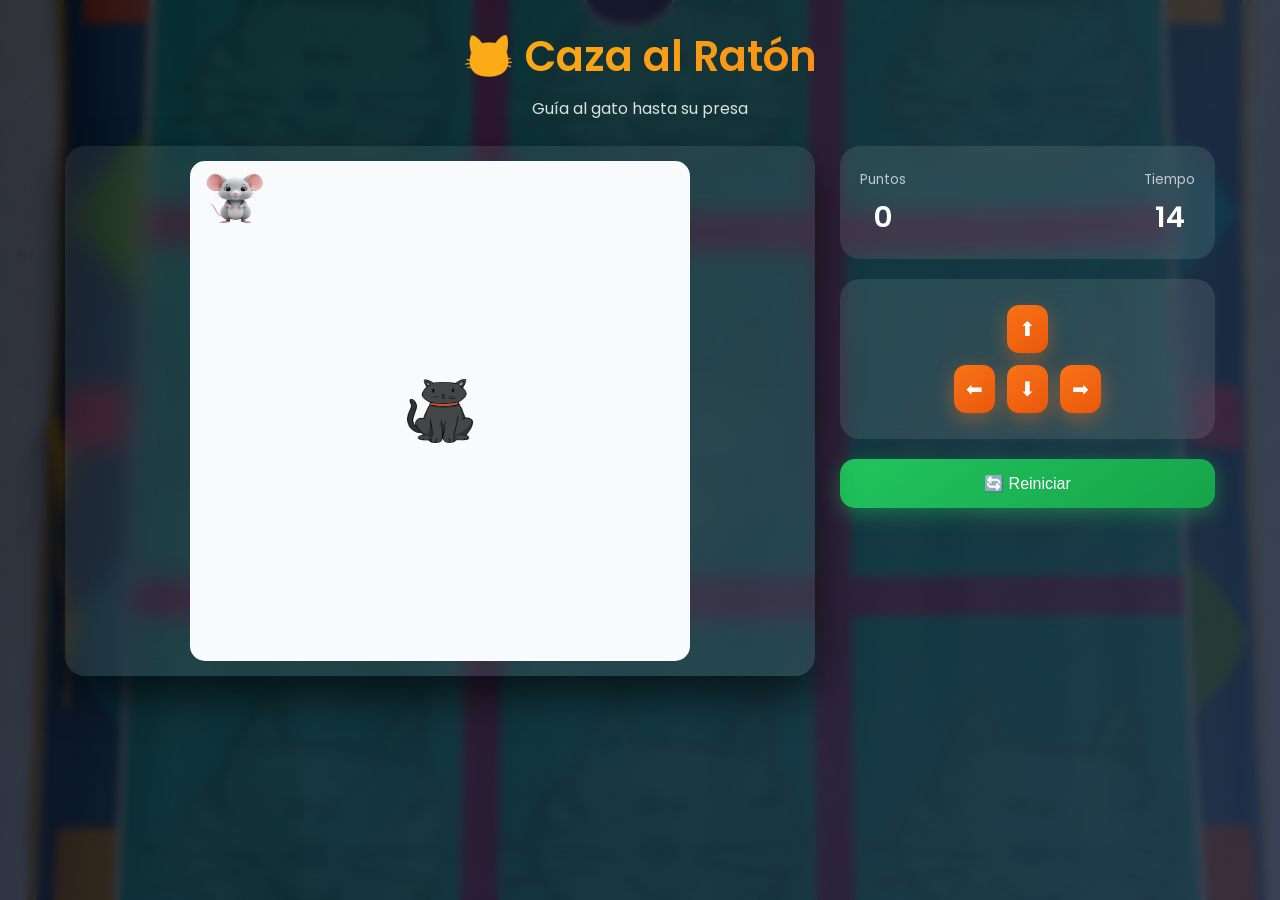
<file: index.html>
<!DOCTYPE html>
<html lang="es">
<head>
  <meta charset="UTF-8">
  <meta name="viewport" content="width=device-width, initial-scale=1.0">
  <title>Juego Cazando</title>

  <link href="https://fonts.googleapis.com/css2?family=Poppins:wght@300;400;500;600&display=swap" rel="stylesheet">
  <link rel="stylesheet" href="cazando.css"/>
  <script src="utilis.js"></script>
</head>

<body onload="iniciarJuego()">

  <div class="overlay"></div>

  <div class="app">

    <header class="header">
      <h1>🐱 Caza al Ratón</h1>
      <p>Guía al gato hasta su presa</p>
    </header>

    <main class="main">

      <section class="game-area">
        <canvas id="areaJuego" width="500" height="500"></canvas>
      </section>

      <aside class="sidebar">

        <div class="panel">
          <div class="stat">
            <span>Puntos</span>
            <strong id="puntos">0</strong>
          </div>

          <div class="stat">
            <span>Tiempo</span>
            <strong id="tiempo">15</strong>
          </div>
        </div>

        <div class="controles">
          <button onclick="moverArriba()">⬆</button>
          <div class="middle">
            <button onclick="moverIzquierda()">⬅</button>
            <button onclick="moverAbajo()">⬇</button>
            <button onclick="moverDerecha()">➡</button>
          </div>
        </div>

        <button class="reiniciar" onclick="reiniciar()">🔄 Reiniciar</button>

      </aside>

    </main>

    <footer>
      <p id="mensaje"></p>
    </footer>

  </div>

  <script src="cazando.js"></script>

</body>
</html>
</file>
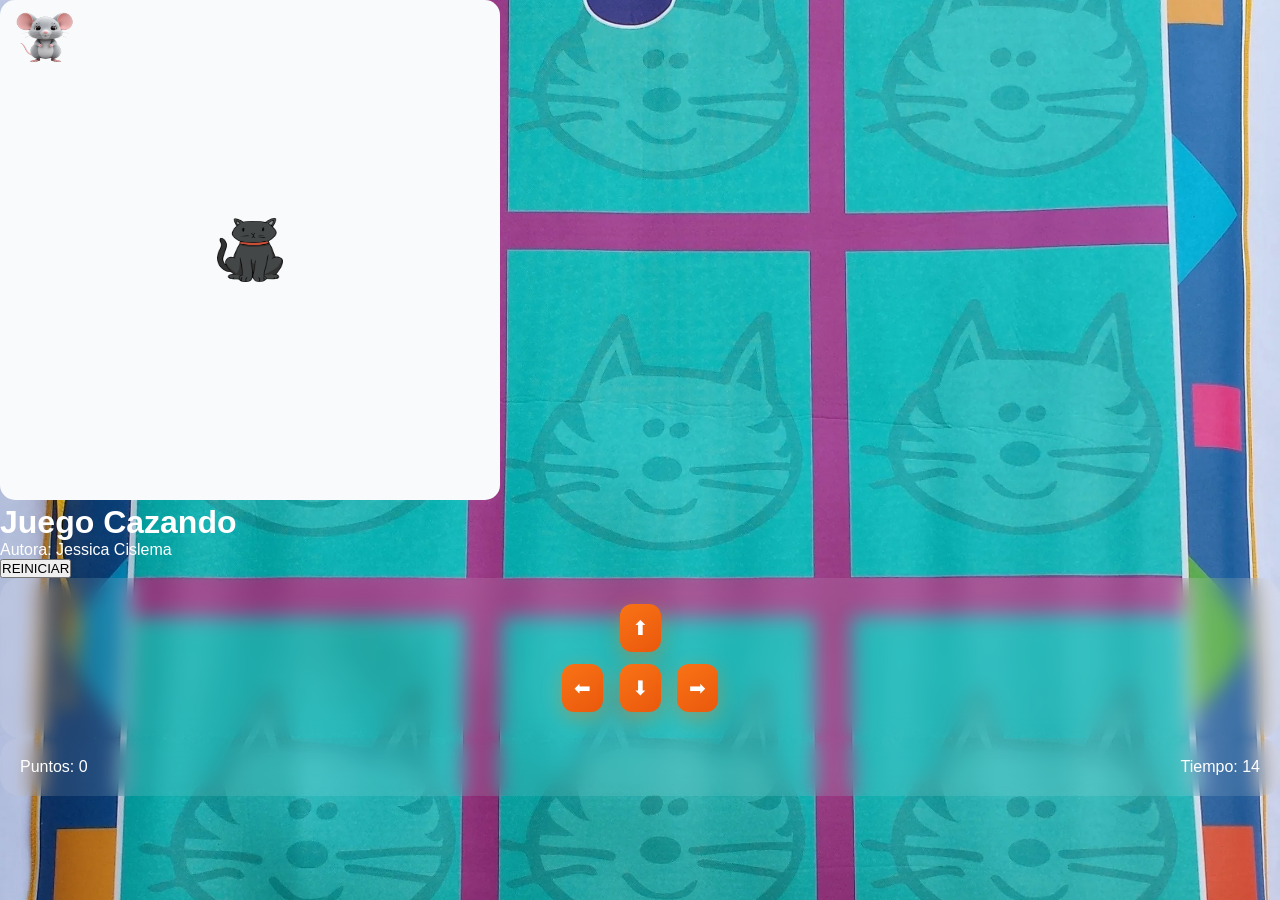
<file: cazando.html>
<!DOCTYPE html>
<html>
<head>
  <title>Juego Cazando</title>
  <link rel="stylesheet" href="cazando.css"/>
  <canvas id="areaJuego" width="500" height="500"></canvas>
  <script src="utilis.js"></script>
</head>
<body onload="iniciarJuego()">

  <h1>Juego Cazando</h1>
  <p>Autora: Jessica Cislema</p>

  <button onclick="reiniciar()">REINICIAR</button>
  <div class="controles">
    <button onclick="moverArriba();">⬆</button>
    <br>
    <button onclick="moverIzquierda();">⬅</button>
    <button onclick="moverAbajo();">⬇</button>
    <button onclick="moverDerecha();">➡</button>
  
  </div>


  <div class="panel">
    <span>Puntos: <span id="puntos">0</span></span>
    <span>Tiempo: <span id="tiempo">10</span></span>
  </div>

  <p id="mensaje"></p>
  <script src="cazando.js"></script>

</body>
</html>
</file>
<file: cazando.css>
* {
  margin: 0;
  padding: 0;
  box-sizing: border-box;
}

body {
  font-family: 'Poppins', sans-serif;
  min-height: 100vh;
  color: #fff;

  background-image: url('juego.jpg');
  background-size: cover;
  background-position: center;
  background-attachment: fixed;
}

/* Overlay para mejorar legibilidad */
.overlay {
  position: fixed;
  inset: 0;
  background: linear-gradient(135deg, rgba(0,0,0,0.75), rgba(30,41,59,0.85));
  backdrop-filter: blur(4px);
  z-index: 0;
}

.app {
  position: relative;
  z-index: 1;
  max-width: 1200px;
  margin: auto;
  padding: 25px;
}

/* HEADER */
.header {
  text-align: center;
  margin-bottom: 25px;
}

.header h1 {
  font-size: 2.6rem;
  font-weight: 600;
  background: linear-gradient(90deg, #facc15, #f97316);
  -webkit-background-clip: text;
  color: transparent;
}

.header p {
  margin-top: 8px;
  opacity: 0.85;
}

/* LAYOUT */
.main {
  display: grid;
  grid-template-columns: 2fr 1fr;
  gap: 25px;
}

/* GAME AREA */
.game-area {
  background: rgba(255, 255, 255, 0.08);
  border-radius: 20px;
  padding: 15px;
  backdrop-filter: blur(12px);
  box-shadow: 0 20px 40px rgba(0,0,0,0.6);
  display: flex;
  justify-content: center;
  align-items: center;
}

canvas {
  border-radius: 15px;
  background: #f8fafc;
}

/* SIDEBAR */
.sidebar {
  display: flex;
  flex-direction: column;
  gap: 20px;
}

/* PANEL */
.panel {
  display: flex;
  justify-content: space-between;
  padding: 20px;
  border-radius: 20px;
  background: rgba(255,255,255,0.1);
  backdrop-filter: blur(10px);
}

.stat {
  text-align: center;
}

.stat span {
  font-size: 0.85rem;
  opacity: 0.7;
}

.stat strong {
  display: block;
  margin-top: 5px;
  font-size: 1.8rem;
  font-weight: 600;
}

/* CONTROLES */
.controles {
  background: rgba(255,255,255,0.1);
  padding: 20px;
  border-radius: 20px;
  text-align: center;
  backdrop-filter: blur(10px);
}

.controles button {
  background: linear-gradient(145deg, #f97316, #ea580c);
  border: none;
  color: white;
  font-size: 20px;
  padding: 12px;
  margin: 6px;
  border-radius: 12px;
  cursor: pointer;
  transition: all 0.25s ease;
  box-shadow: 0 6px 20px rgba(249,115,22,0.4);
}

.controles button:hover {
  transform: translateY(-3px) scale(1.05);
  box-shadow: 0 10px 30px rgba(249,115,22,0.6);
}

.middle {
  display: flex;
  justify-content: center;
}

/* BOTÓN */
.reiniciar {
  background: linear-gradient(145deg, #22c55e, #16a34a);
  border: none;
  padding: 15px;
  border-radius: 15px;
  font-size: 16px;
  color: white;
  cursor: pointer;
  transition: all 0.3s ease;
  box-shadow: 0 6px 20px rgba(34,197,94,0.4);
}

.reiniciar:hover {
  transform: translateY(-3px);
  box-shadow: 0 10px 30px rgba(34,197,94,0.6);
}

/* FOOTER */
footer {
  margin-top: 25px;
  text-align: center;
}

#mensaje {
  font-size: 1.1rem;
  font-weight: 500;
  color: #f87171;
}

/* RESPONSIVE */
@media (max-width: 900px) {
  .main {
    grid-template-columns: 1fr;
  }
}

@media (max-width: 600px) {
  .header h1 {
    font-size: 2rem;
  }

  canvas {
    width: 100%;
    height: auto;
  }
}
</file>
